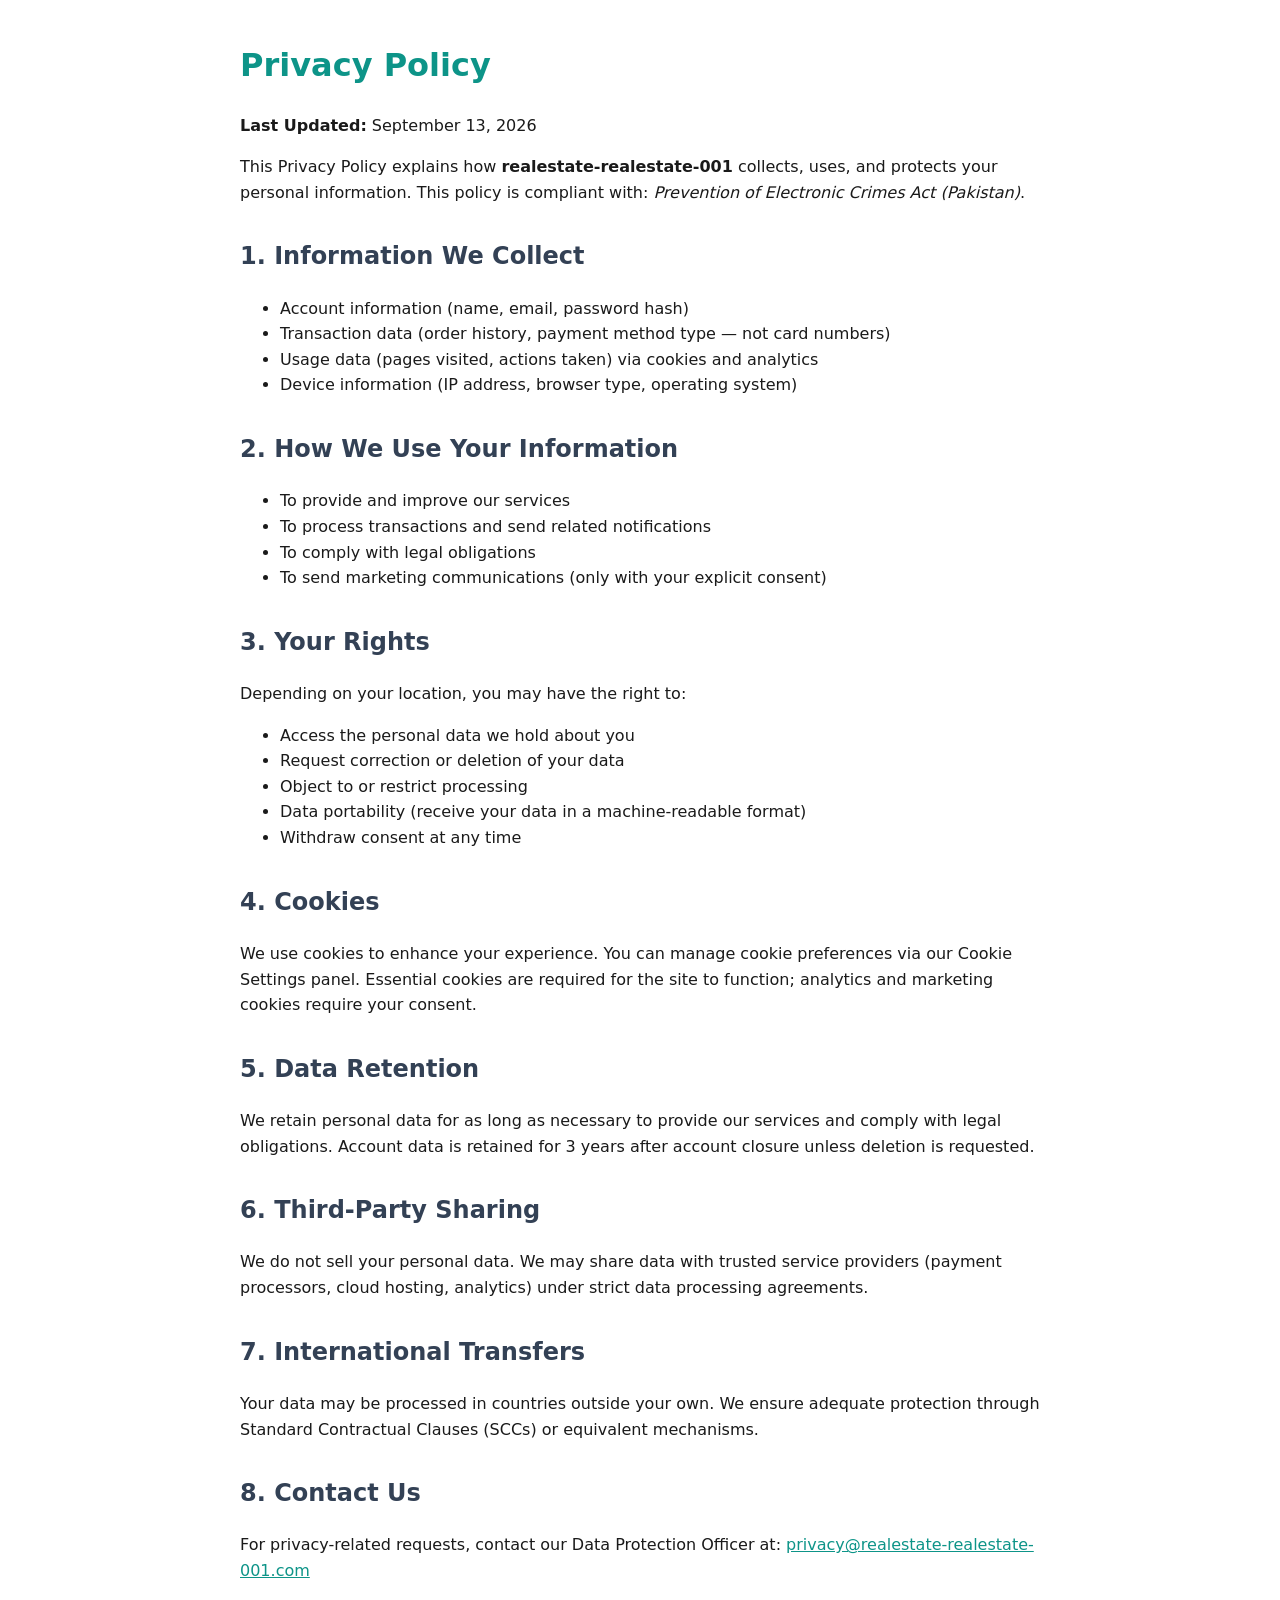
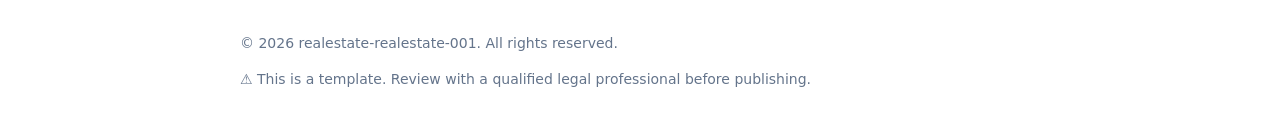
<file: frontend/public/privacy-policy.html>
<!doctype html>
<html lang="en">
  <head>
    <meta charset="UTF-8" />
    <meta name="viewport" content="width=device-width, initial-scale=1.0" />
    <title>Privacy Policy — realestate-realestate-001</title>
    <style>
      body {
        font-family: system-ui, sans-serif;
        max-width: 800px;
        margin: 40px auto;
        padding: 0 20px;
        line-height: 1.6;
        color: #1a1a1a;
      }
      h1 {
        color: #0d9488;
      }
      h2 {
        color: #334155;
        margin-top: 2rem;
      }
      a {
        color: #0d9488;
      }
      footer {
        margin-top: 3rem;
        color: #64748b;
        font-size: 0.875rem;
      }
    </style>
  </head>
  <body>
    <h1>Privacy Policy</h1>
    <p><strong>Last Updated:</strong> September 13, 2026</p>
    <p>
      This Privacy Policy explains how <strong>realestate-realestate-001</strong> collects, uses,
      and protects your personal information. This policy is compliant with:
      <em>Prevention of Electronic Crimes Act (Pakistan)</em>.
    </p>

    <h2>1. Information We Collect</h2>
    <ul>
      <li>Account information (name, email, password hash)</li>
      <li>Transaction data (order history, payment method type — not card numbers)</li>
      <li>Usage data (pages visited, actions taken) via cookies and analytics</li>
      <li>Device information (IP address, browser type, operating system)</li>
    </ul>

    <h2>2. How We Use Your Information</h2>
    <ul>
      <li>To provide and improve our services</li>
      <li>To process transactions and send related notifications</li>
      <li>To comply with legal obligations</li>
      <li>To send marketing communications (only with your explicit consent)</li>
    </ul>

    <h2>3. Your Rights</h2>
    <p>Depending on your location, you may have the right to:</p>
    <ul>
      <li>Access the personal data we hold about you</li>
      <li>Request correction or deletion of your data</li>
      <li>Object to or restrict processing</li>
      <li>Data portability (receive your data in a machine-readable format)</li>
      <li>Withdraw consent at any time</li>
    </ul>

    <h2>4. Cookies</h2>
    <p>
      We use cookies to enhance your experience. You can manage cookie preferences via our Cookie
      Settings panel. Essential cookies are required for the site to function; analytics and
      marketing cookies require your consent.
    </p>

    <h2>5. Data Retention</h2>
    <p>
      We retain personal data for as long as necessary to provide our services and comply with legal
      obligations. Account data is retained for 3 years after account closure unless deletion is
      requested.
    </p>

    <h2>6. Third-Party Sharing</h2>
    <p>
      We do not sell your personal data. We may share data with trusted service providers (payment
      processors, cloud hosting, analytics) under strict data processing agreements.
    </p>

    <h2>7. International Transfers</h2>
    <p>
      Your data may be processed in countries outside your own. We ensure adequate protection
      through Standard Contractual Clauses (SCCs) or equivalent mechanisms.
    </p>

    <h2>8. Contact Us</h2>
    <p>
      For privacy-related requests, contact our Data Protection Officer at:
      <a href="mailto:privacy@realestate-realestate-001.com">
        privacy@realestate-realestate-001.com
      </a>
    </p>

    <footer>
      <p>© 2026 realestate-realestate-001. All rights reserved.</p>
      <p>⚠️ This is a template. Review with a qualified legal professional before publishing.</p>
    </footer>
  </body>
</html>
</file>
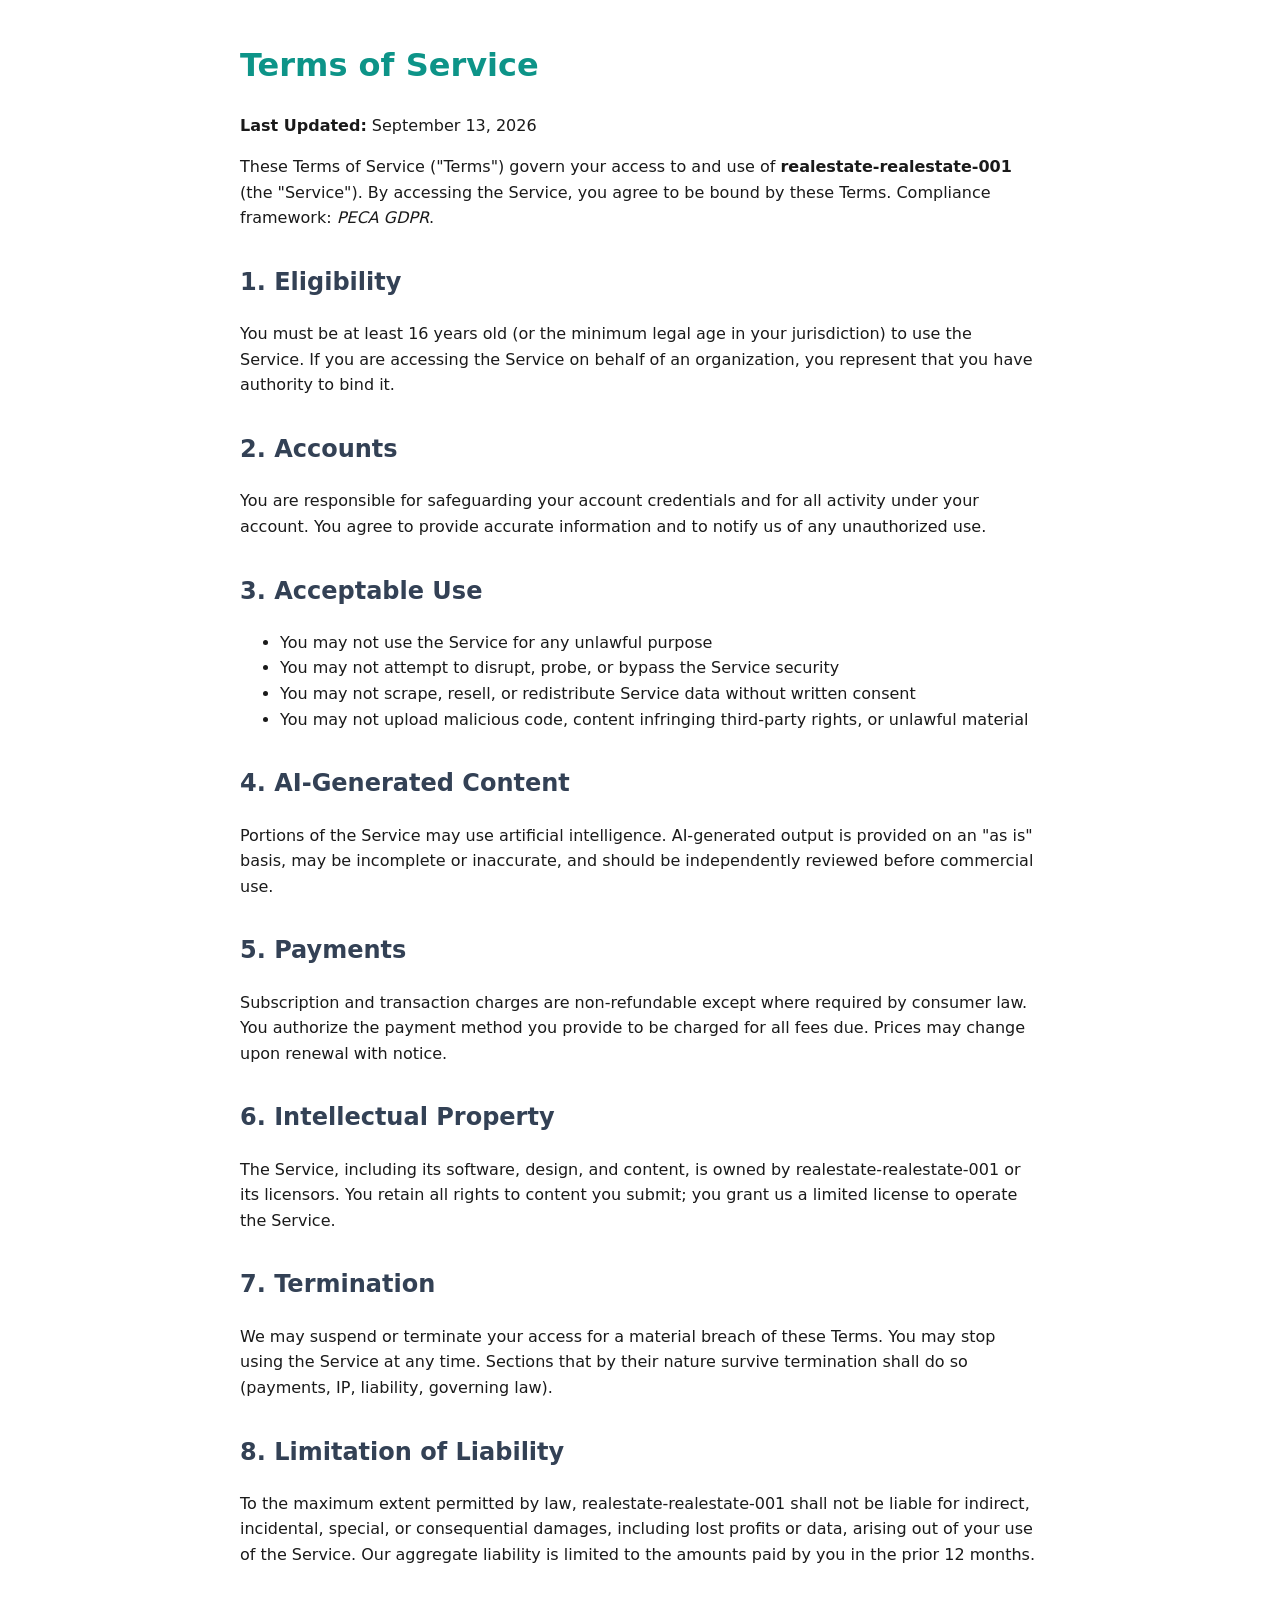
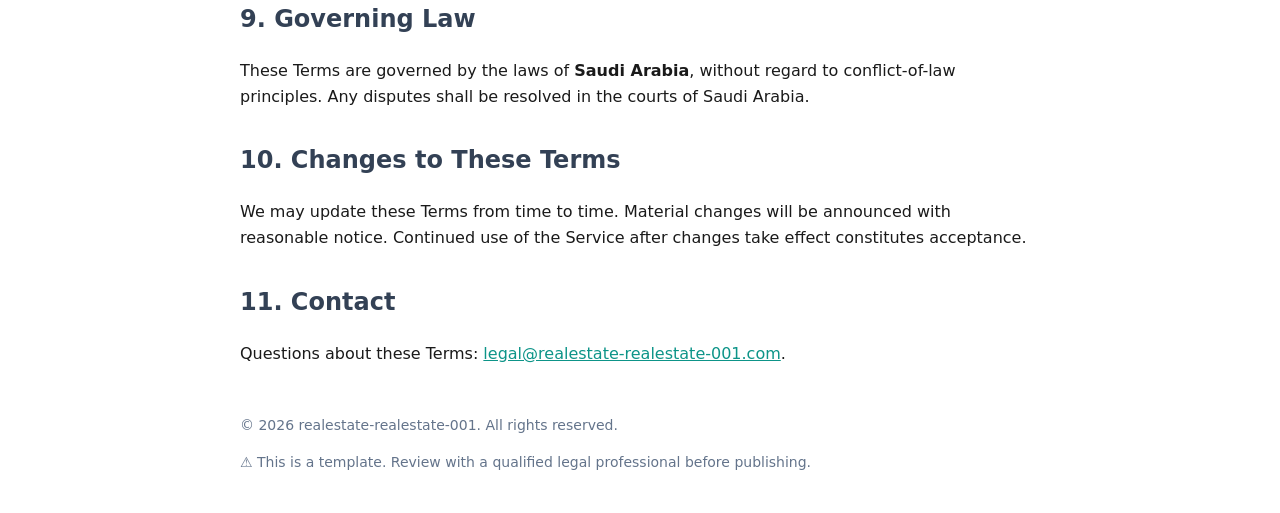
<file: frontend/public/terms-of-service.html>
<!doctype html>
<html lang="en">
  <head>
    <meta charset="UTF-8" />
    <meta name="viewport" content="width=device-width, initial-scale=1.0" />
    <title>Terms of Service — realestate-realestate-001</title>
    <style>
      body {
        font-family: system-ui, sans-serif;
        max-width: 800px;
        margin: 40px auto;
        padding: 0 20px;
        line-height: 1.6;
        color: #1a1a1a;
      }
      h1 {
        color: #0d9488;
      }
      h2 {
        color: #334155;
        margin-top: 2rem;
      }
      a {
        color: #0d9488;
      }
      footer {
        margin-top: 3rem;
        color: #64748b;
        font-size: 0.875rem;
      }
    </style>
  </head>
  <body>
    <h1>Terms of Service</h1>
    <p><strong>Last Updated:</strong> September 13, 2026</p>
    <p>
      These Terms of Service ("Terms") govern your access to and use of
      <strong>realestate-realestate-001</strong> (the "Service"). By accessing the Service, you
      agree to be bound by these Terms. Compliance framework: <em>PECA GDPR</em>.
    </p>

    <h2>1. Eligibility</h2>
    <p>
      You must be at least 16 years old (or the minimum legal age in your jurisdiction) to use the
      Service. If you are accessing the Service on behalf of an organization, you represent that you
      have authority to bind it.
    </p>

    <h2>2. Accounts</h2>
    <p>
      You are responsible for safeguarding your account credentials and for all activity under your
      account. You agree to provide accurate information and to notify us of any unauthorized use.
    </p>

    <h2>3. Acceptable Use</h2>
    <ul>
      <li>You may not use the Service for any unlawful purpose</li>
      <li>You may not attempt to disrupt, probe, or bypass the Service security</li>
      <li>You may not scrape, resell, or redistribute Service data without written consent</li>
      <li>
        You may not upload malicious code, content infringing third-party rights, or unlawful
        material
      </li>
    </ul>

    <h2>4. AI-Generated Content</h2>
    <p>
      Portions of the Service may use artificial intelligence. AI-generated output is provided on an
      "as is" basis, may be incomplete or inaccurate, and should be independently reviewed before
      commercial use.
    </p>

    <h2>5. Payments</h2>
    <p>
      Subscription and transaction charges are non-refundable except where required by consumer law.
      You authorize the payment method you provide to be charged for all fees due. Prices may change
      upon renewal with notice.
    </p>

    <h2>6. Intellectual Property</h2>
    <p>
      The Service, including its software, design, and content, is owned by
      realestate-realestate-001 or its licensors. You retain all rights to content you submit; you
      grant us a limited license to operate the Service.
    </p>

    <h2>7. Termination</h2>
    <p>
      We may suspend or terminate your access for a material breach of these Terms. You may stop
      using the Service at any time. Sections that by their nature survive termination shall do so
      (payments, IP, liability, governing law).
    </p>

    <h2>8. Limitation of Liability</h2>
    <p>
      To the maximum extent permitted by law, realestate-realestate-001 shall not be liable for
      indirect, incidental, special, or consequential damages, including lost profits or data,
      arising out of your use of the Service. Our aggregate liability is limited to the amounts paid
      by you in the prior 12 months.
    </p>

    <h2>9. Governing Law</h2>
    <p>
      These Terms are governed by the laws of <strong>Saudi Arabia</strong>, without regard to
      conflict-of-law principles. Any disputes shall be resolved in the courts of Saudi Arabia.
    </p>

    <h2>10. Changes to These Terms</h2>
    <p>
      We may update these Terms from time to time. Material changes will be announced with
      reasonable notice. Continued use of the Service after changes take effect constitutes
      acceptance.
    </p>

    <h2>11. Contact</h2>
    <p>
      Questions about these Terms:
      <a href="mailto:legal@realestate-realestate-001.com">legal@realestate-realestate-001.com</a>.
    </p>

    <footer>
      <p>© 2026 realestate-realestate-001. All rights reserved.</p>
      <p>⚠️ This is a template. Review with a qualified legal professional before publishing.</p>
    </footer>
  </body>
</html>
</file>
